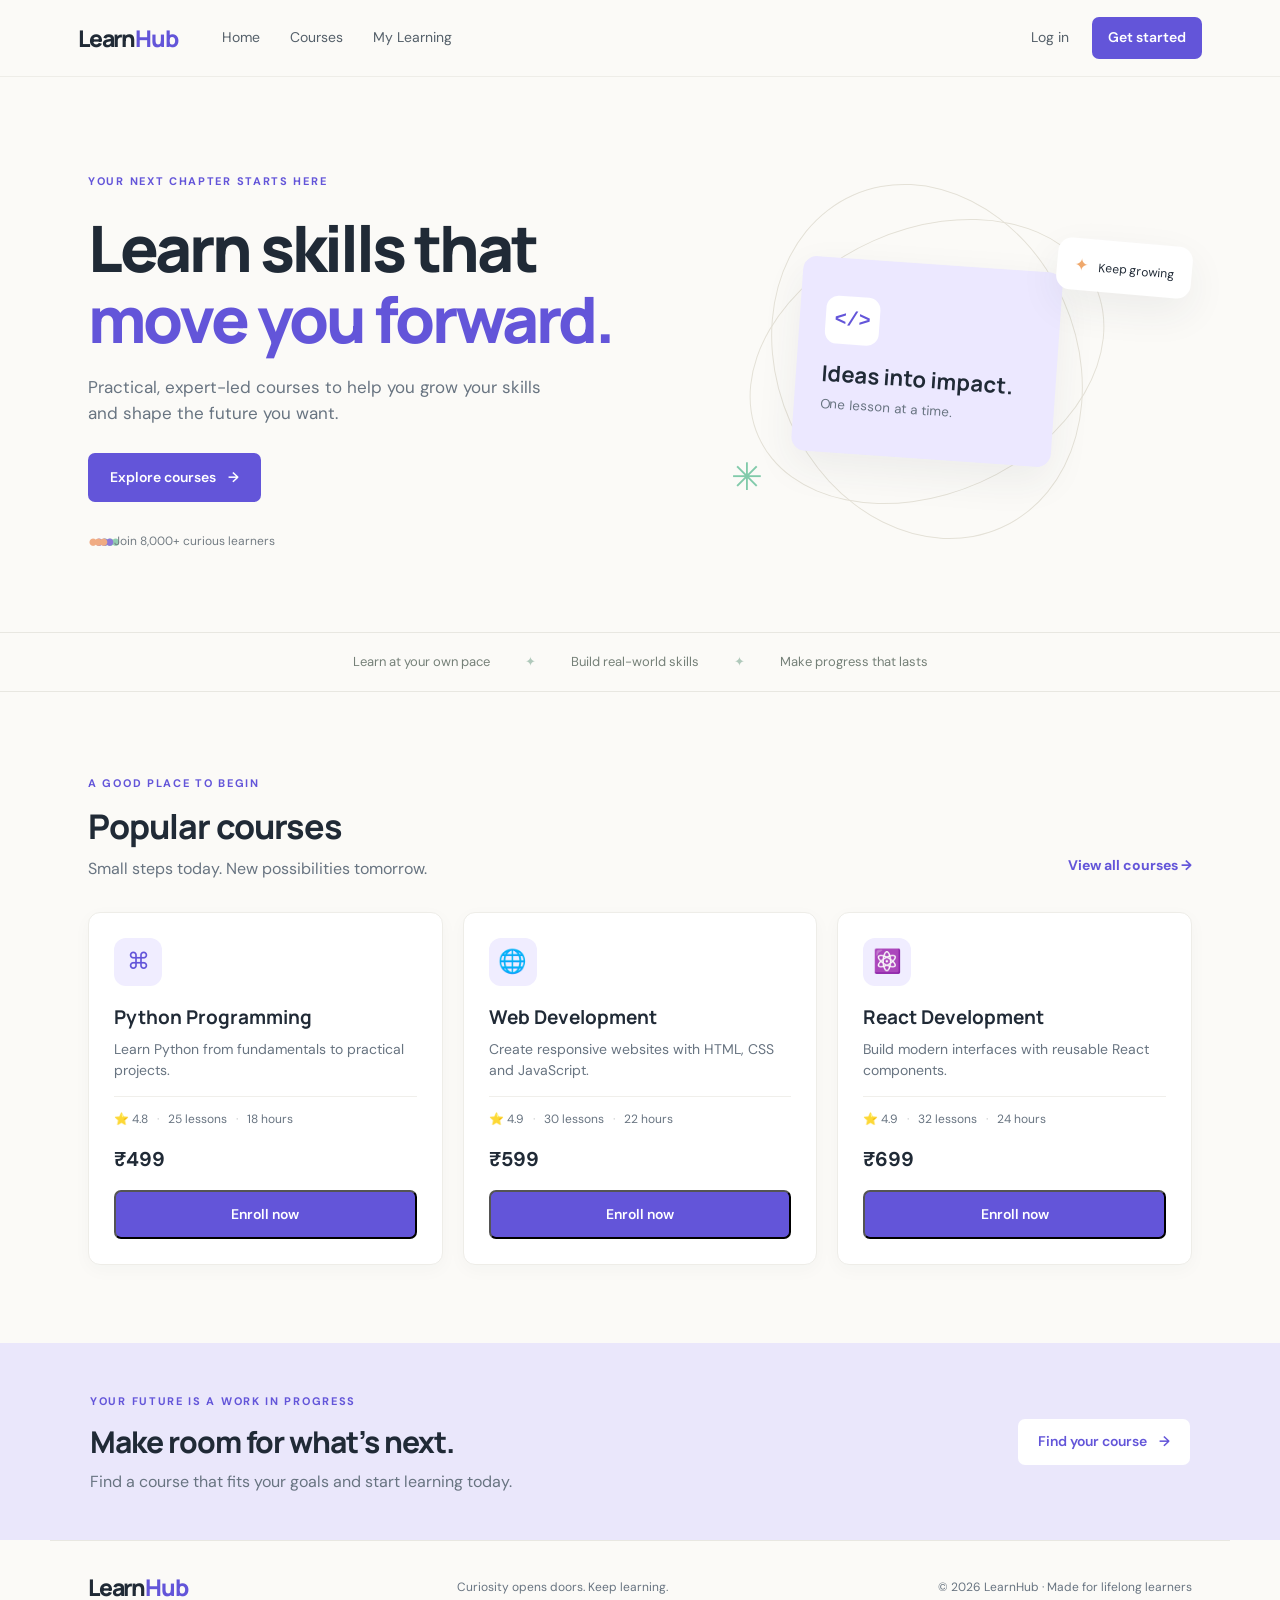
<file: index.html>
<!doctype html>
<html lang="en"><head><meta charset="UTF-8"><meta name="viewport" content="width=device-width, initial-scale=1"><meta name="description" content="Learn practical technology skills with expert-led online courses from LearnHub."><title>LearnHub — Learn skills that move you forward</title><link rel="stylesheet" href="CSS/style.css"><script defer src="JAVASCRIPT/scripts.js"></script></head>
<body data-root=""><header class="site_header"><nav class="navbar" aria-label="Main navigation"><a class="brand" href="index.html">Learn<span>Hub</span></a><div class="nav_links"><a data-nav="home">Home</a><a data-nav="courses">Courses</a><a data-nav="my_learning">My Learning</a></div><div class="nav_actions"><a class="nav_login" data-nav="login">Log in</a><a class="button_link small_button" data-nav="register">Get started</a><a class="account_link" data-account-label hidden></a></div></nav></header>
<main><section class="hero"><div class="hero_content"><span class="eyebrow">YOUR NEXT CHAPTER STARTS HERE</span><h1>Learn skills that<br><span>move you forward.</span></h1><p>Practical, expert-led courses to help you grow your skills and shape the future you want.</p><a class="button_link hero_button" href="HTML/courses.html">Explore courses <span aria-hidden="true">→</span></a><div class="hero_note"><span class="avatar_stack" aria-hidden="true">●●●</span> Join 8,000+ curious learners</div></div><div class="hero_art" aria-hidden="true"><div class="art_orbit orbit_one"></div><div class="art_orbit orbit_two"></div><div class="art_card art_card_main"><span class="art_code">&lt;/&gt;</span><strong>Ideas into impact.</strong><small>One lesson at a time.</small></div><div class="art_card art_card_float">✦ <span>Keep growing</span></div><div class="art_spark">✳</div></div></section>
<section class="trust_strip"><span>Learn at your own pace</span><span>✦</span><span>Build real-world skills</span><span>✦</span><span>Make progress that lasts</span></section>
<section class="popular_courses section_wrap"><div class="section_heading"><div><span class="eyebrow">A GOOD PLACE TO BEGIN</span><h2>Popular courses</h2><p>Small steps today. New possibilities tomorrow.</p></div><a class="text_link" href="HTML/courses.html">View all courses <span aria-hidden="true">→</span></a></div><div class="course_container" data-course-grid data-featured="true"></div></section>
<section class="cta_band"><div><span class="eyebrow">YOUR FUTURE IS A WORK IN PROGRESS</span><h2>Make room for what’s next.</h2><p>Find a course that fits your goals and start learning today.</p></div><a class="button_link light_button" href="HTML/courses.html">Find your course <span aria-hidden="true">→</span></a></section></main><footer class="site_footer"><a class="brand" href="index.html">Learn<span>Hub</span></a><p>Curiosity opens doors. Keep learning.</p><small>© 2026 LearnHub · Made for lifelong learners</small></footer></body></html>
</file>
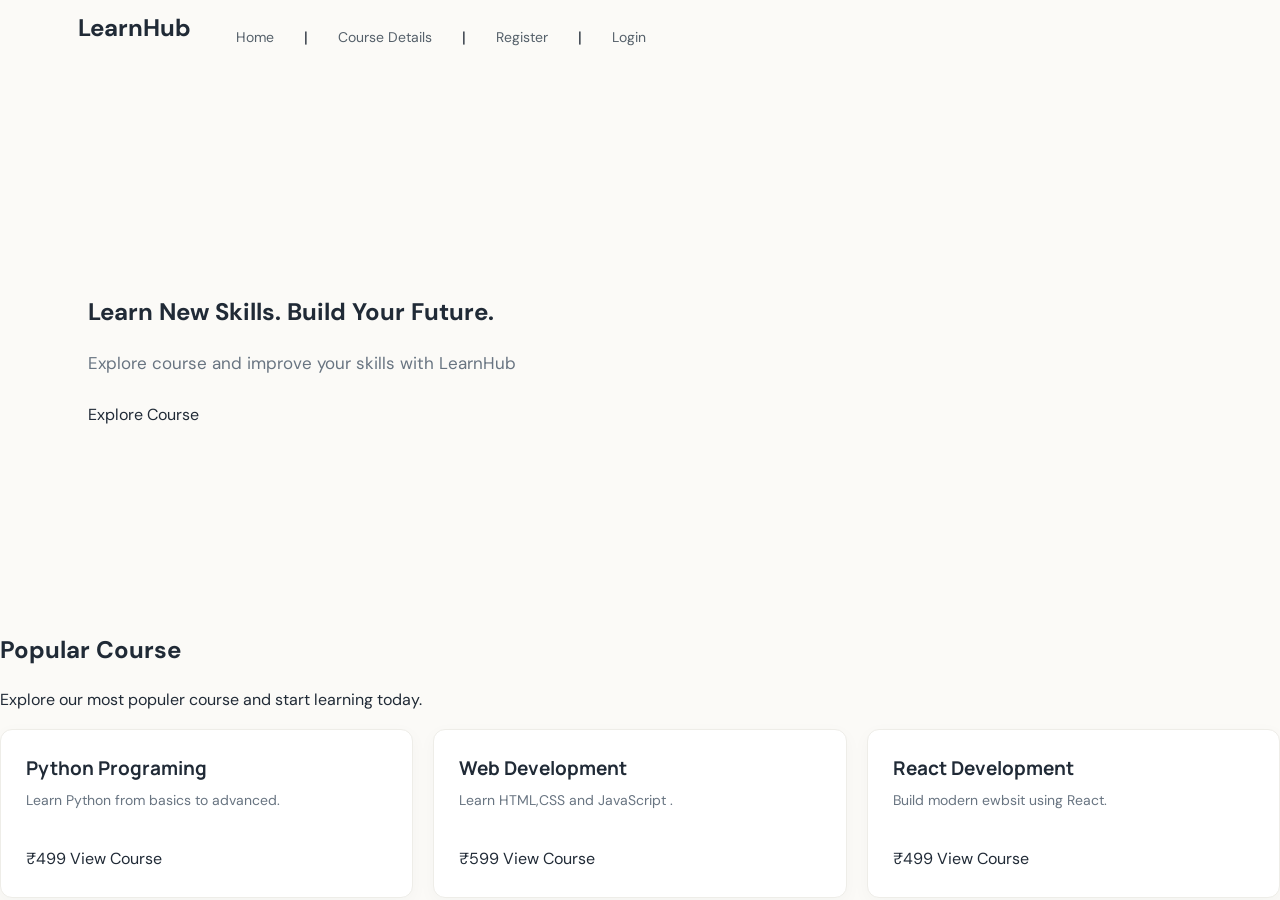
<file: HTML/index.html>
<!DOCTYPE html>
<html lang="en">
<head>
    <meta charset="UTF-8">
    <meta name="viewport" content="width=device-width, initial-scale=1.0">
    <title>LearnHub</title>
    <link rel="stylesheet" href="/CSS/style.css">
</head>
<body>
    <!-- navbor -->
    <header>
        <nav class="navbar">
            <h1>LearnHub</h1>
            <div class="nav_links">
            <a href="index.html">Home</a> |
            <a href="course_details.html">Course Details</a> |
            <a href="register.html">Register</a> |
            <a href="login.html">Login</a>
            </div>
        </nav>
    </header>
    <!-- hero section -->
    <main>
        <section class="hero">
            <div class="hero_content">
                <h2>Learn New Skills. Build Your Future.</h2>
                <p>Explore course and improve your skills with LearnHub</p>
                <a href="courses.html">Explore Course</a>
            </div>
        </section>
        <!-- popular course -->
        <section class="populer_courses">
            <h2>Popular Course</h2>
            <p>Explore our most populer course and start learning today.</p>
            <div class="course_container">
                <div class="course_card">
                    <h3>Python Programing</h3>
                    <p>Learn Python from basics to advanced.</p>
                    <span>₹499</span>
                    <a href="course_details.html">View Course</a>
                </div>
                                <div class="course_card">
                    <h3>Web Development</h3>
                    <p>Learn HTML,CSS and JavaScript .</p>
                    <span>₹599</span>
                    <a href="course_details.html">View Course</a>
                </div>
                                <div class="course_card">
                    <h3>React Development</h3>
                    <p>Build modern ewbsit using React.</p>
                    <span>₹499</span>
                    <a href="course_details.html">View Course</a>
                </div>
            </div>
        </section>
    </main>
</body>
</html>
</file>
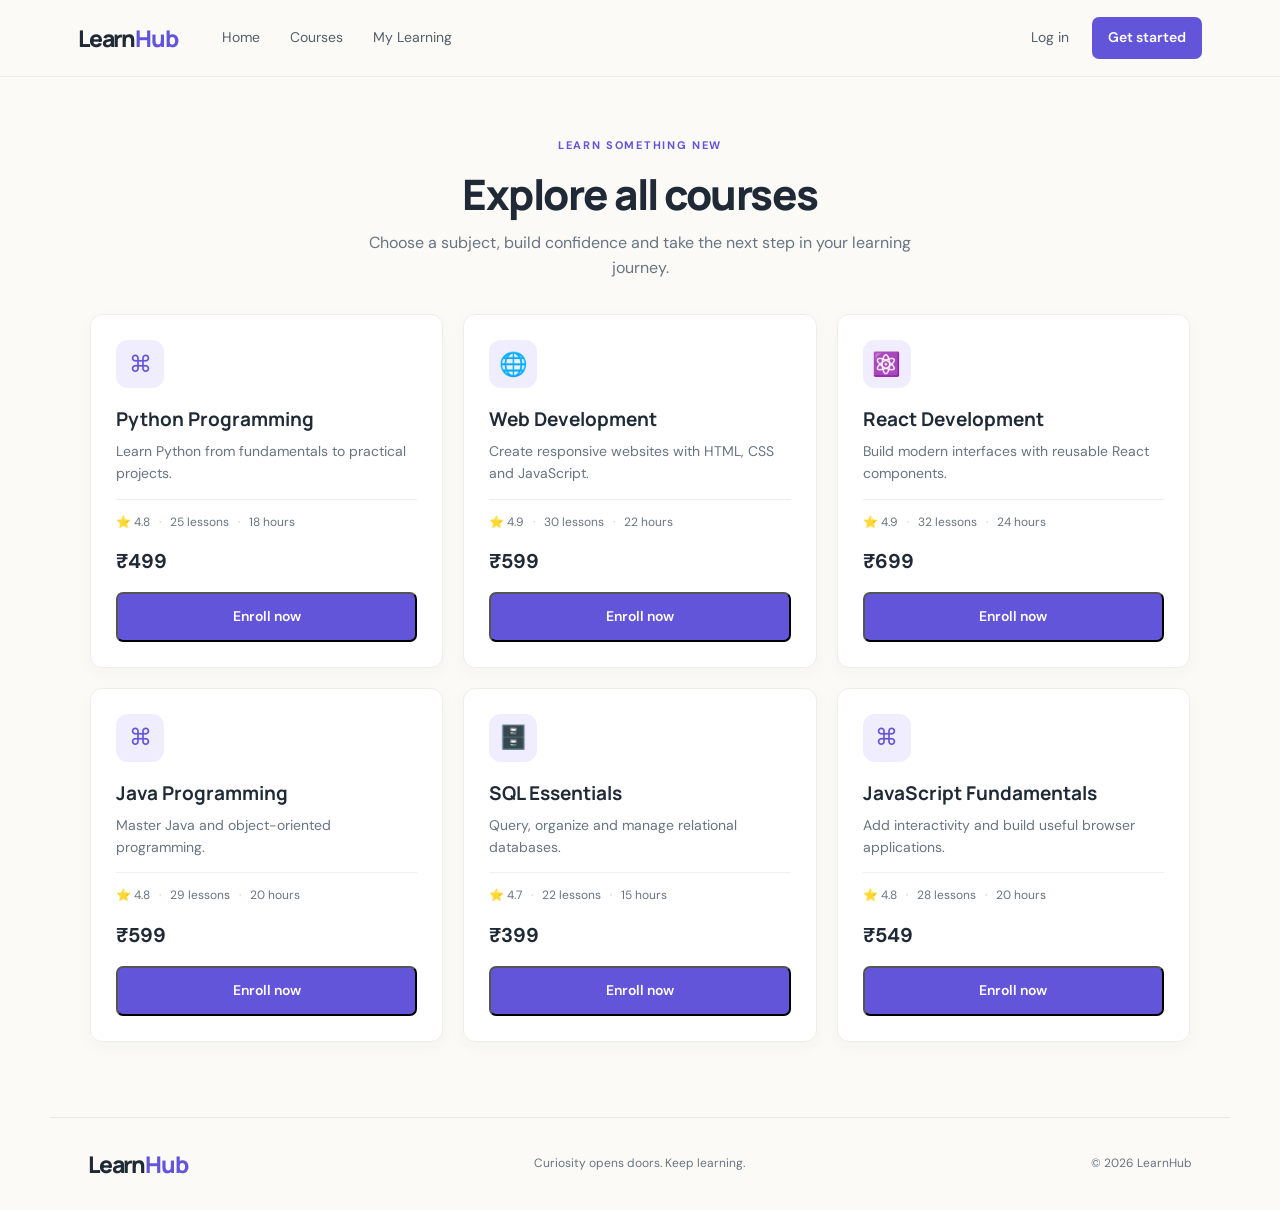
<file: HTML/course_details.html>
<!doctype html><html lang="en"><head><meta charset="UTF-8"><meta name="viewport" content="width=device-width, initial-scale=1"><title>Course Details — LearnHub</title><link rel="stylesheet" href="../CSS/style.css"><script defer src="../JAVASCRIPT/scripts.js"></script></head><body data-root="../"><header class="site_header"><nav class="navbar" aria-label="Main navigation"><a class="brand" data-nav="home">Learn<span>Hub</span></a><div class="nav_links"><a data-nav="home">Home</a><a data-nav="courses">Courses</a><a data-nav="my_learning">My Learning</a></div><div class="nav_actions"><a class="nav_login" data-nav="login">Log in</a><a class="button_link small_button" data-nav="register">Get started</a><a class="account_link" data-account-label hidden></a></div></nav></header><main><section class="page_intro"><span class="eyebrow">LEARN SOMETHING NEW</span><h1>Explore all courses</h1><p>Choose a subject, build confidence and take the next step in your learning journey.</p></section><section class="course_details"><div class="course_container" data-course-grid></div></section></main><footer class="site_footer"><a class="brand" data-nav="home">Learn<span>Hub</span></a><p>Curiosity opens doors. Keep learning.</p><small>© 2026 LearnHub</small></footer></body></html>
</file>
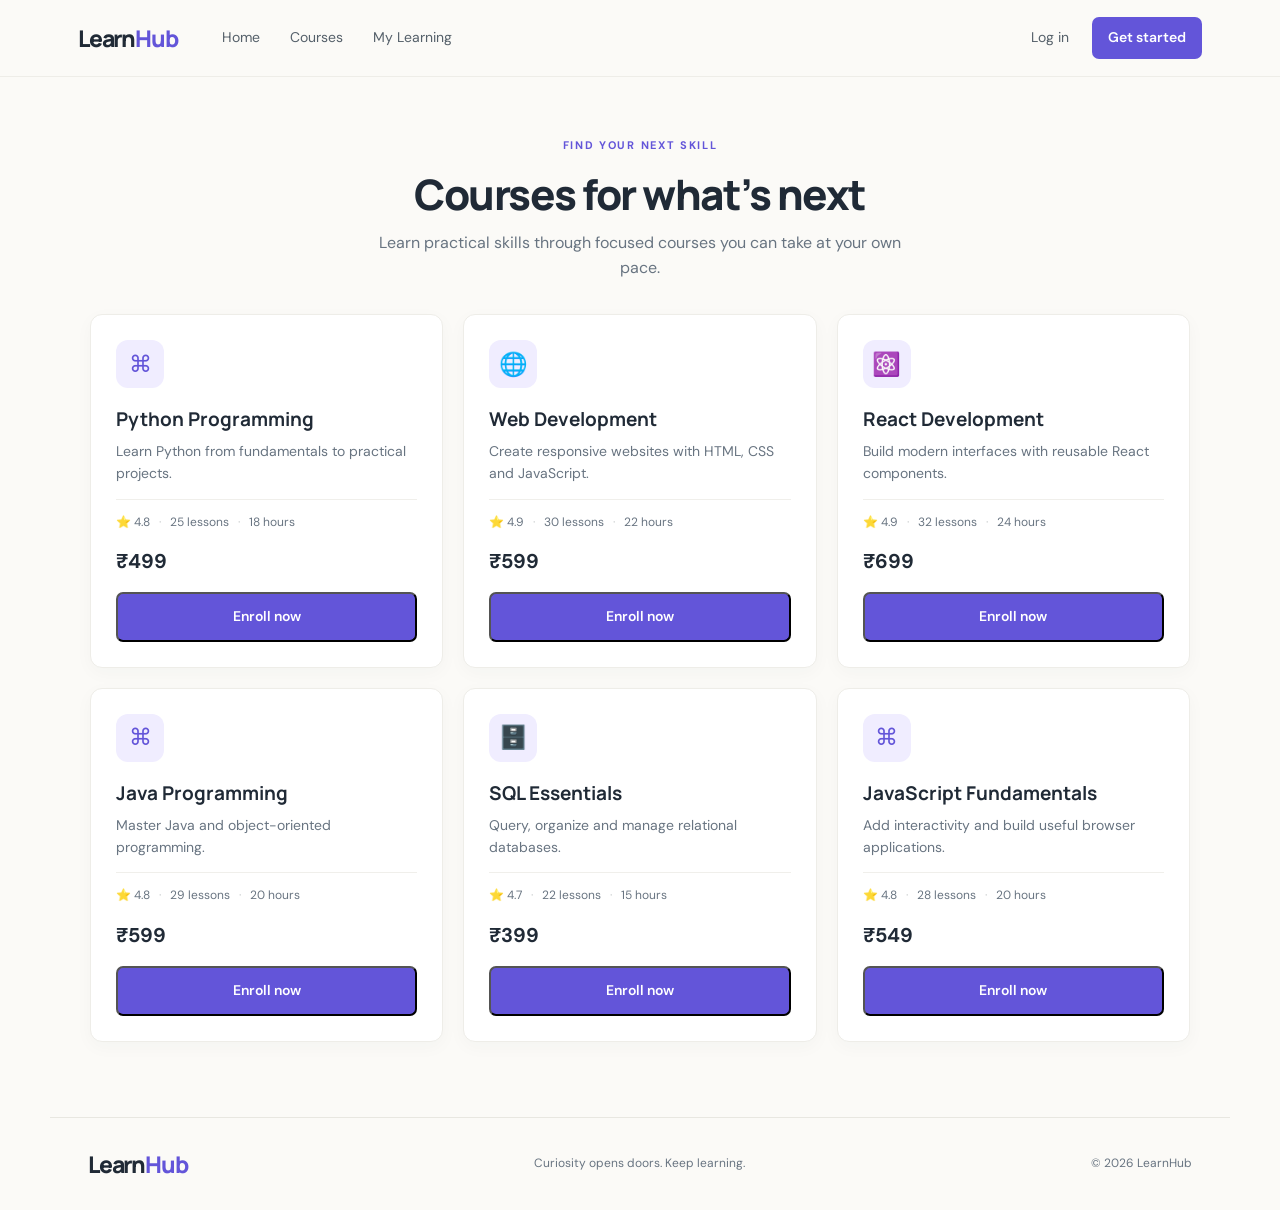
<file: HTML/courses.html>
<!doctype html><html lang="en"><head><meta charset="UTF-8"><meta name="viewport" content="width=device-width, initial-scale=1"><title>Courses — LearnHub</title><link rel="stylesheet" href="../CSS/style.css"><script defer src="../JAVASCRIPT/scripts.js"></script></head><body data-root="../"><header class="site_header"><nav class="navbar" aria-label="Main navigation"><a class="brand" data-nav="home">Learn<span>Hub</span></a><div class="nav_links"><a data-nav="home">Home</a><a data-nav="courses">Courses</a><a data-nav="my_learning">My Learning</a></div><div class="nav_actions"><a class="nav_login" data-nav="login">Log in</a><a class="button_link small_button" data-nav="register">Get started</a><a class="account_link" data-account-label hidden></a></div></nav></header><main><section class="page_intro"><span class="eyebrow">FIND YOUR NEXT SKILL</span><h1>Courses for what’s next</h1><p>Learn practical skills through focused courses you can take at your own pace.</p></section><section class="course_details"><div class="course_container" data-course-grid></div></section></main><footer class="site_footer"><a class="brand" data-nav="home">Learn<span>Hub</span></a><p>Curiosity opens doors. Keep learning.</p><small>© 2026 LearnHub</small></footer></body></html>
</file>
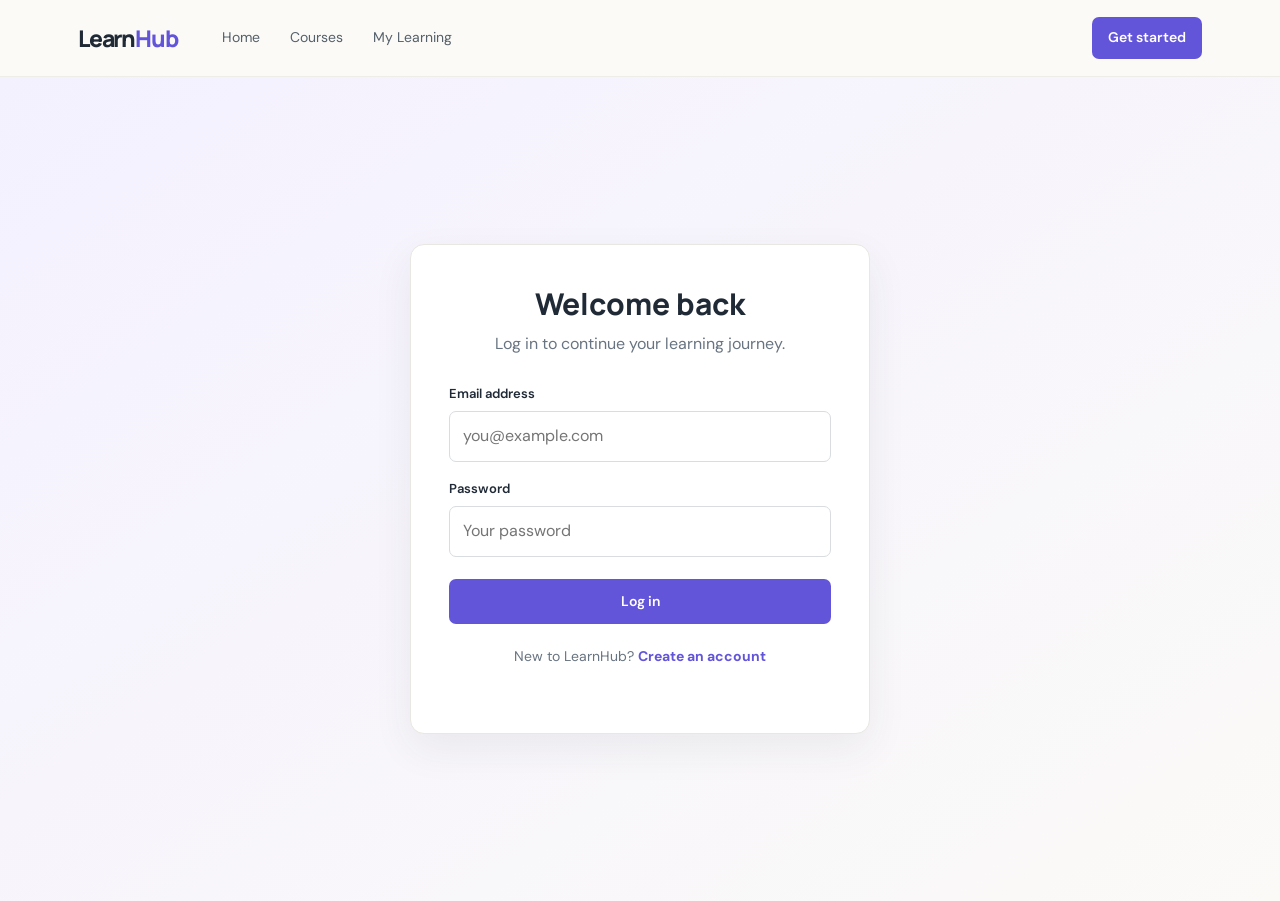
<file: HTML/login.html>
<!doctype html><html lang="en"><head><meta charset="UTF-8"><meta name="viewport" content="width=device-width, initial-scale=1"><title>Log in — LearnHub</title><link rel="stylesheet" href="../CSS/style.css"><script defer src="../JAVASCRIPT/scripts.js"></script></head><body data-root="../"><header class="site_header"><nav class="navbar" aria-label="Main navigation"><a class="brand" data-nav="home">Learn<span>Hub</span></a><div class="nav_links"><a data-nav="home">Home</a><a data-nav="courses">Courses</a><a data-nav="my_learning">My Learning</a></div><div class="nav_actions"><a class="button_link small_button" data-nav="register">Get started</a></div></nav></header><main class="auth_section"><section class="auth_container"><h1>Welcome back</h1><p>Log in to continue your learning journey.</p><form id="login-form"><div class="form_group"><label for="email">Email address</label><input id="email" name="email" type="email" autocomplete="email" placeholder="you@example.com" required></div><div class="form_group"><label for="password">Password</label><input id="password" name="password" type="password" autocomplete="current-password" placeholder="Your password" required></div><button class="button_link" type="submit">Log in</button></form><p class="auth_switch">New to LearnHub? <a data-nav="register">Create an account</a></p></section></main></body></html>
</file>
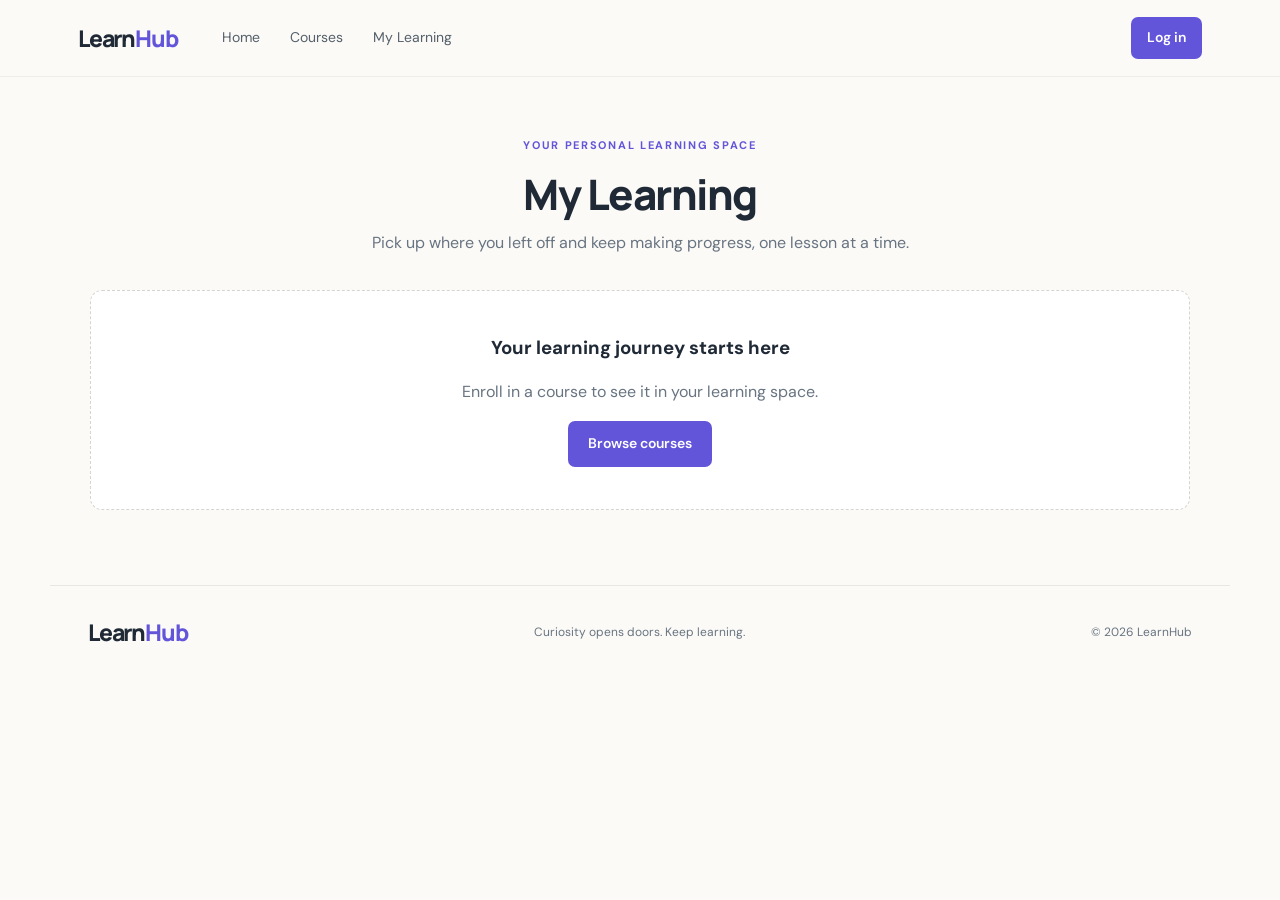
<file: HTML/my_learning.html>
<!doctype html><html lang="en"><head><meta charset="UTF-8"><meta name="viewport" content="width=device-width, initial-scale=1"><title>My Learning — LearnHub</title><link rel="stylesheet" href="../CSS/style.css"><script defer src="../JAVASCRIPT/scripts.js"></script></head><body data-root="../"><header class="site_header"><nav class="navbar" aria-label="Main navigation"><a class="brand" data-nav="home">Learn<span>Hub</span></a><div class="nav_links"><a data-nav="home">Home</a><a data-nav="courses">Courses</a><a data-nav="my_learning">My Learning</a></div><div class="nav_actions"><a class="account_link" data-account-label hidden></a><a class="button_link small_button" data-nav="login">Log in</a></div></nav></header><main><section class="page_intro"><span class="eyebrow">YOUR PERSONAL LEARNING SPACE</span><h1>My Learning</h1><p>Pick up where you left off and keep making progress, one lesson at a time.</p></section><section class="my_learning"><div class="learning_container" data-learning-grid></div></section></main><footer class="site_footer"><a class="brand" data-nav="home">Learn<span>Hub</span></a><p>Curiosity opens doors. Keep learning.</p><small>© 2026 LearnHub</small></footer></body></html>
</file>
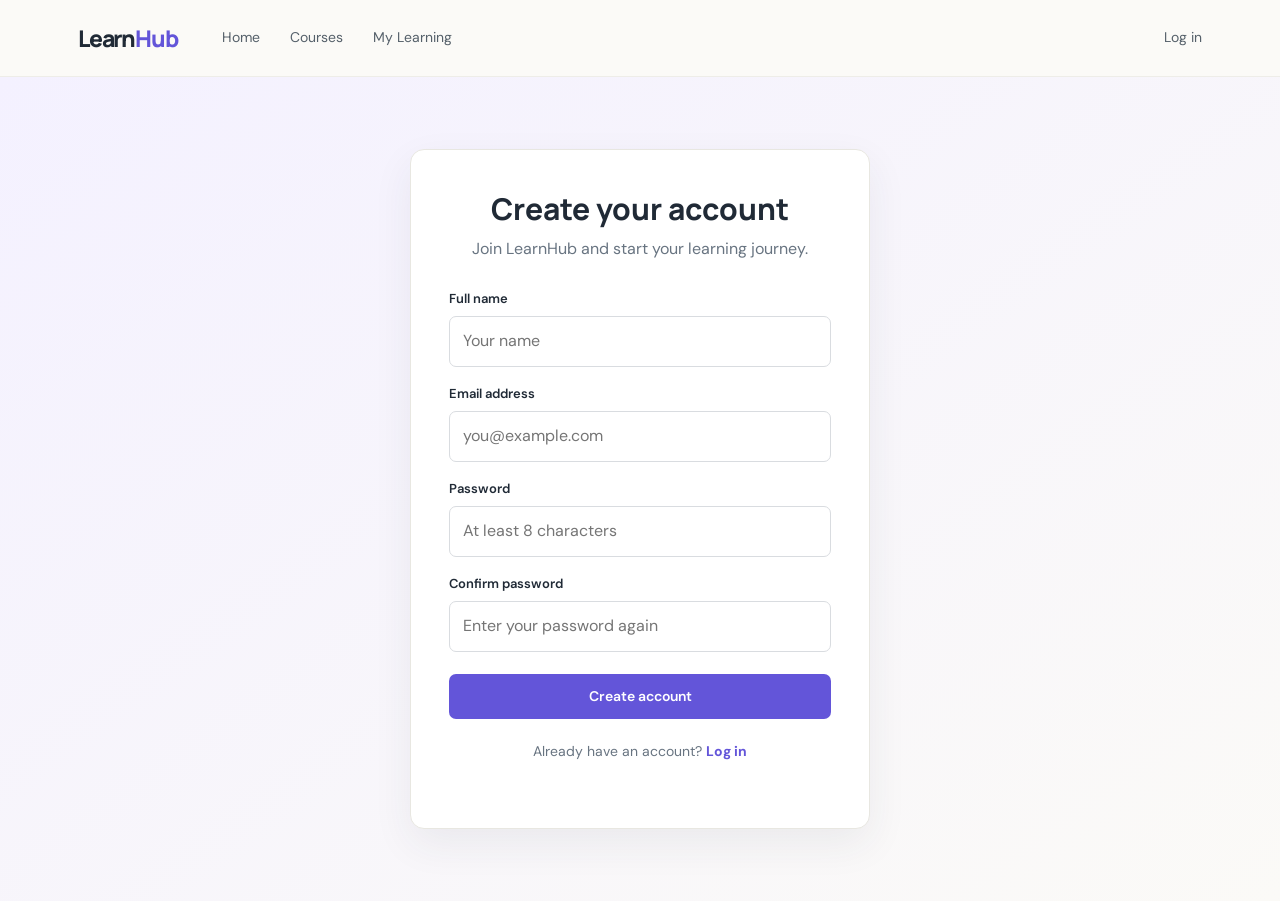
<file: HTML/register.html>
<!doctype html><html lang="en"><head><meta charset="UTF-8"><meta name="viewport" content="width=device-width, initial-scale=1"><title>Create an account — LearnHub</title><link rel="stylesheet" href="../CSS/style.css"><script defer src="../JAVASCRIPT/scripts.js"></script></head><body data-root="../"><header class="site_header"><nav class="navbar" aria-label="Main navigation"><a class="brand" data-nav="home">Learn<span>Hub</span></a><div class="nav_links"><a data-nav="home">Home</a><a data-nav="courses">Courses</a><a data-nav="my_learning">My Learning</a></div><div class="nav_actions"><a class="nav_login" data-nav="login">Log in</a></div></nav></header><main class="auth_section"><section class="auth_container"><h1>Create your account</h1><p>Join LearnHub and start your learning journey.</p><form id="register-form"><div class="form_group"><label for="name">Full name</label><input id="name" name="name" type="text" autocomplete="name" placeholder="Your name" required minlength="2"></div><div class="form_group"><label for="email">Email address</label><input id="email" name="email" type="email" autocomplete="email" placeholder="you@example.com" required></div><div class="form_group"><label for="password">Password</label><input id="password" name="password" type="password" autocomplete="new-password" placeholder="At least 8 characters" required minlength="8"></div><div class="form_group"><label for="confirm_password">Confirm password</label><input id="confirm_password" name="confirm_password" type="password" autocomplete="new-password" placeholder="Enter your password again" required minlength="8"></div><button class="button_link" type="submit">Create account</button></form><p class="auth_switch">Already have an account? <a data-nav="login">Log in</a></p></section></main></body></html>
</file>
<file: CSS/style.css>
@import url('https://fonts.googleapis.com/css2?family=DM+Sans:wght@400;500;600;700&family=Manrope:wght@400;500;600;700;800&display=swap');
:root{--ink:#202a36;--muted:#687481;--purple:#6355d9;--purple-dark:#4d41ba;--mint:#c9f1df;--paper:#fbfaf7;--line:#e8e7e1;--white:#fff;--shadow:0 15px 40px #27344012}*{box-sizing:border-box}html{scroll-behavior:smooth}body{margin:0;background:var(--paper);color:var(--ink);font-family:'DM Sans',Arial,sans-serif;line-height:1.55}a{color:inherit;text-decoration:none}button,input{font:inherit}button,a{-webkit-tap-highlight-color:transparent}.site_header{background:#fbfaf7ed;border-bottom:1px solid #eeede8;position:sticky;top:0;z-index:5;backdrop-filter:blur(12px)}.navbar{max-width:1180px;height:76px;padding:0 28px;margin:auto;display:flex;align-items:center;gap:45px}.brand{font:800 23px Manrope,sans-serif;letter-spacing:-1.2px}.brand span{color:var(--purple)}.nav_links,.nav_actions{display:flex;align-items:center;gap:30px}.nav_links{flex:1}.nav_links a,.nav_login{font-size:14px;color:#55606a;transition:color .2s}.nav_links a:hover,.nav_login:hover{color:var(--purple)}.nav_actions{gap:23px}.button_link{display:inline-flex;justify-content:center;align-items:center;gap:12px;background:var(--purple);color:white;padding:12px 20px;border-radius:7px;font-weight:600;font-size:14px;transition:background .2s,transform .2s}.button_link:hover{background:var(--purple-dark);transform:translateY(-1px)}.small_button{padding:10px 16px}.hero{max-width:1180px;margin:auto;min-height:555px;padding:72px 38px 58px;display:grid;grid-template-columns:1fr 1fr;align-items:center;gap:45px}.hero_content{max-width:530px}.eyebrow{font-size:11px;letter-spacing:1.7px;font-weight:700;color:var(--purple)}h1,h2,h3,p{margin-top:0}.hero h1{font:800 clamp(44px,5vw,65px)/1.1 Manrope,sans-serif;letter-spacing:-3px;margin:20px 0}.hero h1 span{color:var(--purple)}.hero_content>p{max-width:465px;color:var(--muted);font-size:17px;margin-bottom:26px}.hero_button{padding:14px 22px}.hero_note{display:flex;align-items:center;gap:10px;color:#737c83;font-size:12px;margin-top:26px}.avatar_stack{color:#f0ab83;letter-spacing:-5px;font-size:17px;text-shadow:6px 0 #8c78d9,12px 0 #92ceb1}.hero_art{height:370px;position:relative;display:grid;place-items:center}.art_orbit{position:absolute;border:1px solid #e4e1d7;border-radius:50%;transform:rotate(-24deg)}.orbit_one{width:370px;height:265px}.orbit_two{width:300px;height:365px}.art_card{position:absolute;border-radius:14px;box-shadow:var(--shadow)}.art_card_main{width:260px;height:195px;background:#ece8ff;display:flex;flex-direction:column;justify-content:center;padding:26px;transform:rotate(4deg);gap:6px}.art_card_main strong{font:700 22px Manrope}.art_card_main small{color:var(--muted)}.art_code{background:white;color:var(--purple);width:54px;height:48px;border-radius:12px;display:grid;place-items:center;font:700 20px monospace;margin-bottom:9px}.art_card_float{right:0;top:65px;background:white;padding:13px 17px;color:#efa86c;font-size:17px;transform:rotate(5deg)}.art_card_float span{font-size:12px;color:var(--ink);margin-left:5px}.art_spark{position:absolute;bottom:40px;left:13%;font-size:38px;color:#81caaa}.trust_strip{border-top:1px solid var(--line);border-bottom:1px solid var(--line);padding:19px 20px;display:flex;justify-content:center;gap:35px;color:#758078;font-size:13px}.trust_strip span:nth-child(even){color:#b0c9bb}.section_wrap{max-width:1180px;margin:auto;padding:78px 38px}.section_heading{display:flex;justify-content:space-between;align-items:end;margin-bottom:30px}.section_heading h2,.cta_band h2{font:750 34px Manrope,sans-serif;letter-spacing:-1px;margin:8px 0}.section_heading p,.cta_band p{color:var(--muted);margin-bottom:0}.text_link{font-size:14px;color:var(--purple);font-weight:700;padding-bottom:5px}.course_container,.learning_container{display:grid;grid-template-columns:repeat(3,minmax(0,1fr));gap:20px}.course_card,.learning_card{background:white;border:1px solid #eeede8;border-radius:12px;padding:25px;box-shadow:0 5px 18px #27344008;transition:transform .2s,box-shadow .2s}.course_card:hover,.learning_card:hover{transform:translateY(-4px);box-shadow:var(--shadow)}.course_icon{display:grid;place-items:center;width:48px;height:48px;border-radius:12px;background:#f0edff;color:var(--purple);font-size:23px;margin-bottom:18px}.course_card h3,.learning_card h3{font:700 19px Manrope;margin-bottom:9px}.course_card>p,.learning_card>p{font-size:14px;color:var(--muted);min-height:43px}.course_card .course_meta{min-height:0;font-size:12px;border-top:1px solid #f0efeb;padding-top:13px;margin:14px 0}.course_meta span{margin:0 6px;color:#c1c5c6}.course_price{display:block;color:var(--ink);font-size:20px;margin:15px 0}.course_card .button_link{width:100%}.cta_band{background:#eae7fb;padding:45px max(calc((100% - 1100px)/2),7%);display:flex;justify-content:space-between;align-items:center;gap:20px}.cta_band h2{font-size:30px}.light_button{background:white;color:var(--purple);white-space:nowrap}.light_button:hover{background:#faf9ff;color:var(--purple-dark)}.site_footer{max-width:1180px;margin:auto;padding:30px 38px;display:grid;grid-template-columns:auto 1fr auto;align-items:center;gap:22px}.site_footer p,.site_footer small{margin:0;color:var(--muted);font-size:12px}.site_footer p{justify-self:center}
.page_intro{text-align:center;padding:55px 20px 22px}.page_intro h1{font:800 42px Manrope;letter-spacing:-1.5px;margin:8px 0}.page_intro p{color:var(--muted);margin:0 auto;max-width:550px}.course_details,.my_learning{padding:12px 30px 75px}.course_details .course_container,.my_learning .learning_container{max-width:1100px;margin:0 auto}.course_details .course_card{scroll-margin-top:100px}.course_details .course_card.is_enrolled{border-color:#b9e4d0}.empty_state{grid-column:1/-1;text-align:center;background:white;border:1px dashed #d6d4ce;border-radius:12px;padding:42px 20px}.empty_state p{color:var(--muted)}.progress_info{display:flex;justify-content:space-between;font-size:13px;margin:18px 0 8px}.progress_bar{height:7px;border-radius:9px;background:#eeeef2;overflow:hidden;margin-bottom:20px}.progress{height:100%;background:#76c9a3;border-radius:9px}.learning_card .button_link{width:100%;margin-top:5px}
.auth_section{min-height:calc(100vh - 76px);display:grid;place-items:center;padding:48px 20px;background:linear-gradient(145deg,#f4f1ff,#fbfaf7)}.auth_container{width:min(100%,460px);background:white;padding:38px;border:1px solid var(--line);border-radius:14px;box-shadow:var(--shadow)}.auth_container h1{text-align:center;font:750 30px Manrope;margin:0 0 8px}.auth_container>p{text-align:center;color:var(--muted);margin-bottom:27px}.form_group{margin-bottom:17px}.form_group label{display:block;font-size:13px;font-weight:600;margin-bottom:7px}.form_group input{width:100%;padding:12px 13px;border:1px solid #d9dce0;border-radius:7px;outline:0}.form_group input:focus{border-color:var(--purple);box-shadow:0 0 0 3px #6355d91c}.auth_container .button_link{width:100%;border:0;cursor:pointer;margin-top:5px}.auth_switch{text-align:center;color:var(--muted);font-size:14px;margin:22px 0 0}.auth_switch a{color:var(--purple);font-weight:700}.account_link{font-size:13px;color:var(--purple);font-weight:700}.site_footer{border-top:1px solid var(--line)}
@media(max-width:800px){.navbar{padding:0 20px;gap:24px}.nav_links{gap:17px}.hero{padding:55px 25px;grid-template-columns:1fr;gap:10px}.hero_content{margin:auto;text-align:center}.hero_content>p{margin-left:auto;margin-right:auto}.hero_note{justify-content:center}.hero_art{height:300px}.trust_strip{gap:12px;flex-wrap:wrap;font-size:11px}.section_wrap{padding:60px 24px}.course_container,.learning_container{grid-template-columns:repeat(2,minmax(0,1fr))}.cta_band{padding:38px 28px}.site_footer{grid-template-columns:auto 1fr}.site_footer small{grid-column:1/-1}.site_footer p{justify-self:end}}
@media(max-width:560px){.navbar{height:auto;min-height:68px;flex-wrap:wrap;gap:0;padding:11px 18px}.navbar>.brand{flex:1}.nav_actions{gap:12px}.nav_login{display:none}.small_button{font-size:12px;padding:8px 12px}.nav_links{order:3;flex-basis:100%;justify-content:space-between;padding:11px 0 2px}.nav_links a{font-size:12px}.hero{min-height:auto;padding:52px 22px 30px}.hero h1{font-size:43px;letter-spacing:-2px}.hero_content>p{font-size:15px}.hero_art{height:265px}.orbit_one{width:300px;height:220px}.orbit_two{width:230px;height:300px}.art_card_main{width:225px;height:175px}.art_card_float{right:0;top:35px}.section_heading{align-items:start;gap:12px;flex-direction:column}.section_heading h2,.cta_band h2{font-size:29px}.course_container,.learning_container{grid-template-columns:1fr}.section_wrap{padding:50px 20px}.trust_strip{padding:15px;gap:7px 12px}.cta_band{align-items:flex-start;flex-direction:column;padding:35px 22px}.site_footer{padding:25px 20px;grid-template-columns:1fr}.site_footer p{justify-self:start}.site_footer small{grid-column:auto}.auth_container{padding:28px 22px}.page_intro h1{font-size:34px}.course_details,.my_learning{padding-left:20px;padding-right:20px}}
@media(prefers-reduced-motion:reduce){*,*::before,*::after{scroll-behavior:auto!important;transition:none!important}}
</file>
